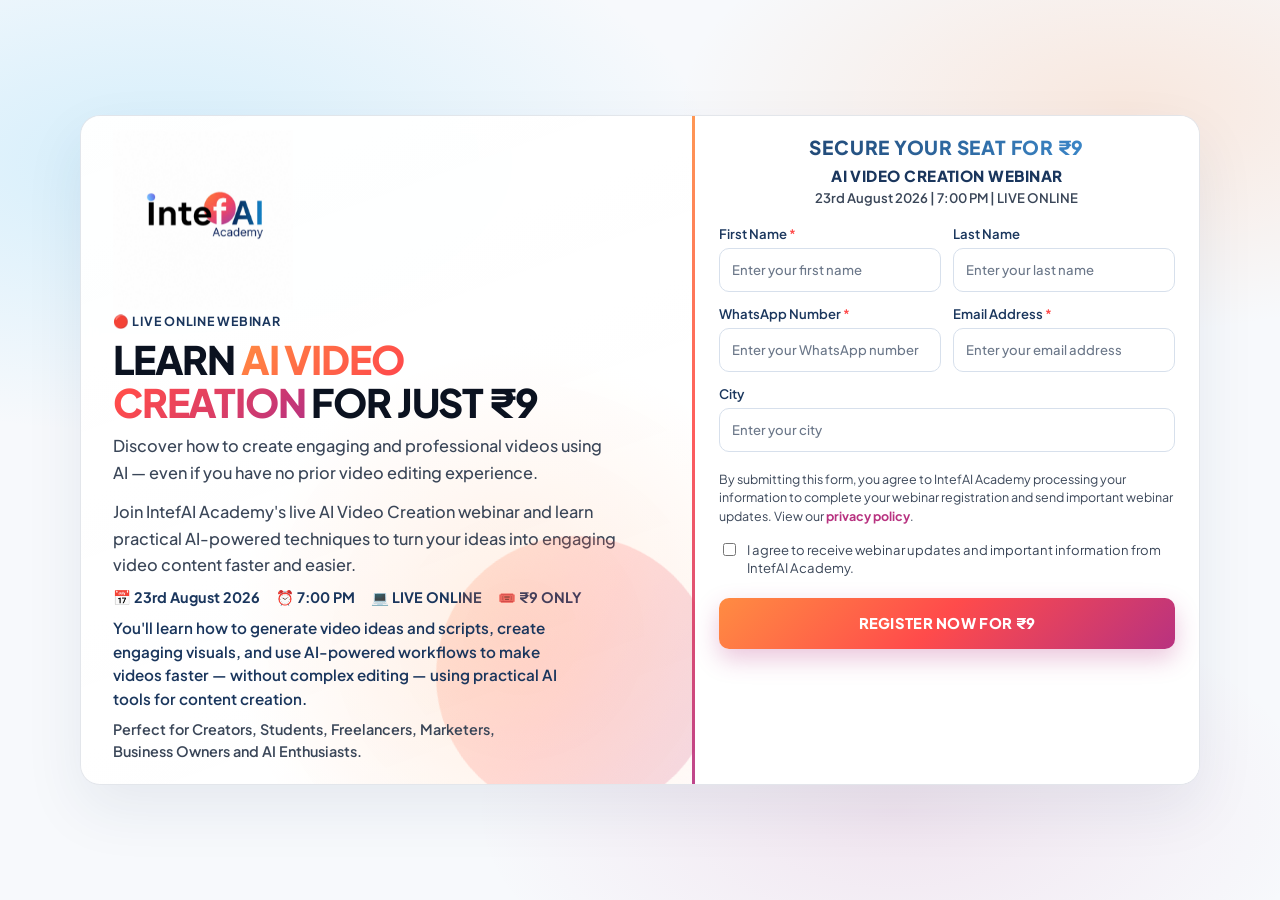
<file: index.html>
<!DOCTYPE html>
<html lang="en">
<head>
  <meta charset="UTF-8" />
  <meta name="viewport" content="width=device-width, initial-scale=1.0" />
  <title>IntefAI Academy | AI Video Creation Webinar</title>
  <link rel="preconnect" href="https://fonts.googleapis.com" />
  <link rel="preconnect" href="https://fonts.gstatic.com" crossorigin />
  <link href="https://fonts.googleapis.com/css2?family=Plus+Jakarta+Sans:wght@400;500;600;700;800&display=swap" rel="stylesheet" />
  <link rel="stylesheet" href="styles.css" />
  <!-- Meta Pixel Code -->
  <script>
  !function(f,b,e,v,n,t,s)
  {if(f.fbq)return;n=f.fbq=function(){n.callMethod?
  n.callMethod.apply(n,arguments):n.queue.push(arguments)};
  if(!f._fbq)f._fbq=n;n.push=n;n.loaded=!0;n.version='2.0';
  n.queue=[];t=b.createElement(e);t.async=!0;
  t.src=v;s=b.getElementsByTagName(e)[0];
  s.parentNode.insertBefore(t,s)}(window, document,'script',
  'https://connect.facebook.net/en_US/fbevents.js');
  fbq('init', '2176493736542744');
  fbq('track', 'PageView');
  </script>
  <noscript><img height="1" width="1" style="display:none"
  src="https://www.facebook.com/tr?id=2176493736542744&ev=PageView&noscript=1"
  /></noscript>
  <!-- End Meta Pixel Code -->
</head>
<body>
  <main class="page">
    <section class="hero" aria-label="Webinar registration">
      <div class="hero-content">
        <img
          class="logo"
          src="assets/intefai-logo.png"
          alt="IntefAI Academy"
          width="220"
          height="72"
        />

        <p class="live-label">🔴 LIVE ONLINE WEBINAR</p>

        <h1 class="headline">
          Learn
          <span class="accent">AI video creation</span>
          for just ₹9
        </h1>

        <div class="subcopy">
          <p>
            Discover how to create engaging and professional videos using AI —
            even if you have no prior video editing experience.
          </p>
          <p>
            Join IntefAI Academy's live AI Video Creation webinar and learn
            practical AI-powered techniques to turn your ideas into engaging
            video content faster and easier.
          </p>
        </div>

        <ul class="event-meta">
          <li>📅 23rd August 2026</li>
          <li>⏰ 7:00 PM</li>
          <li>💻 LIVE ONLINE</li>
          <li>🎟️ ₹9 ONLY</li>
        </ul>

        <p class="learn-summary">
          You'll learn how to generate video ideas and scripts, create engaging
          visuals, and use AI-powered workflows to make videos faster — without
          complex editing — using practical AI tools for content creation.
        </p>

        <p class="audience">
          Perfect for Creators, Students, Freelancers, Marketers, Business
          Owners and AI Enthusiasts.
        </p>
      </div>

      <div class="divider" aria-hidden="true"></div>

      <aside class="form-panel">
        <h2 class="form-title">Secure your seat for ₹9</h2>
        <p class="form-event-name">AI Video Creation Webinar</p>
        <p class="form-event-meta">23rd August 2026 | 7:00 PM | LIVE ONLINE</p>

        <form class="lead-form" id="lead-form" novalidate>
          <div class="field-grid">
            <label class="field">
              <span>First Name <em>*</em></span>
              <input
                type="text"
                name="firstName"
                placeholder="Enter your first name"
                required
                autocomplete="given-name"
              />
            </label>

            <label class="field">
              <span>Last Name</span>
              <input
                type="text"
                name="lastName"
                placeholder="Enter your last name"
                autocomplete="family-name"
              />
            </label>

            <label class="field">
              <span>WhatsApp Number <em>*</em></span>
              <input
                type="tel"
                name="whatsapp"
                placeholder="Enter your WhatsApp number"
                required
                autocomplete="tel"
              />
            </label>

            <label class="field">
              <span>Email Address <em>*</em></span>
              <input
                type="email"
                name="email"
                placeholder="Enter your email address"
                required
                autocomplete="email"
              />
            </label>

            <label class="field field-full">
              <span>City</span>
              <input
                type="text"
                name="city"
                placeholder="Enter your city"
                autocomplete="address-level2"
              />
            </label>
          </div>

          <p class="privacy">
            By submitting this form, you agree to IntefAI Academy processing
            your information to complete your webinar registration and send
            important webinar updates. View our
            <a href="#">privacy policy</a>.
          </p>

          <label class="consent">
            <input type="checkbox" name="consent" />
            <span>I agree to receive webinar updates and important information from IntefAI Academy.</span>
          </label>

          <button type="button" class="cta" id="register-btn">
            Register now for ₹9
          </button>

          <p class="form-status" id="form-status" role="status" aria-live="polite" hidden></p>
        </form>
      </aside>
    </section>
  </main>

  <script src="https://checkout.razorpay.com/v1/checkout.js" defer></script>
  <script src="config.js?v=6"></script>
  <script src="script.js?v=6" defer></script>
</body>
</html>
</file>
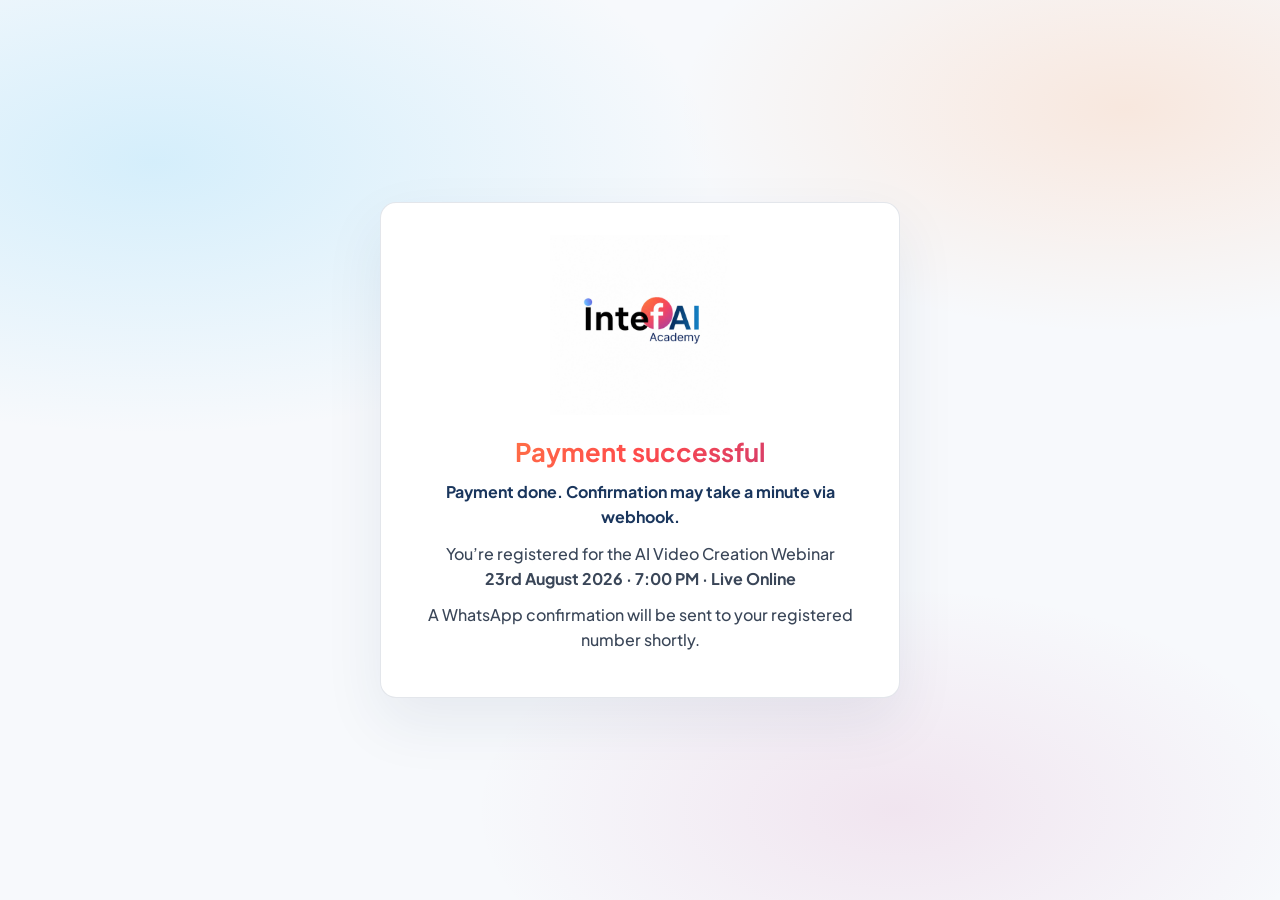
<file: payment-success.html>
<!DOCTYPE html>
<html lang="en">
<head>
  <meta charset="UTF-8" />
  <meta name="viewport" content="width=device-width, initial-scale=1.0" />
  <title>Payment Successful | IntefAI Academy</title>
  <link rel="preconnect" href="https://fonts.googleapis.com" />
  <link rel="preconnect" href="https://fonts.gstatic.com" crossorigin />
  <link href="https://fonts.googleapis.com/css2?family=Plus+Jakarta+Sans:wght@500;700;800&display=swap" rel="stylesheet" />
  <link rel="stylesheet" href="styles.css" />
  <!-- Meta Pixel Code -->
  <script>
  !function(f,b,e,v,n,t,s)
  {if(f.fbq)return;n=f.fbq=function(){n.callMethod?
  n.callMethod.apply(n,arguments):n.queue.push(arguments)};
  if(!f._fbq)f._fbq=n;n.push=n;n.loaded=!0;n.version='2.0';
  n.queue=[];t=b.createElement(e);t.async=!0;
  t.src=v;s=b.getElementsByTagName(e)[0];
  s.parentNode.insertBefore(t,s)}(window, document,'script',
  'https://connect.facebook.net/en_US/fbevents.js');
  fbq('init', '2176493736542744');
  fbq('track', 'PageView');
  </script>
  <noscript><img height="1" width="1" style="display:none"
  src="https://www.facebook.com/tr?id=2176493736542744&ev=PageView&noscript=1"
  /></noscript>
  <!-- End Meta Pixel Code -->
  <style>
    .success-wrap {
      min-height: 100vh;
      display: grid;
      place-items: center;
      padding: 1.5rem;
      text-align: center;
    }
    .success-card {
      width: min(520px, 100%);
      background: #fff;
      border: 1px solid rgba(26, 54, 93, 0.12);
      border-radius: 16px;
      padding: 2rem 1.5rem;
      box-shadow: 0 24px 60px rgba(26, 54, 93, 0.08);
    }
    .success-card h1 {
      margin: 0 0 0.75rem;
      font-size: 1.6rem;
      background: linear-gradient(135deg, #ff8c42, #ff4b4b, #b83280);
      -webkit-background-clip: text;
      background-clip: text;
      color: transparent;
    }
    .success-card p {
      margin: 0 0 0.75rem;
      color: #3a4658;
      line-height: 1.55;
      font-weight: 500;
    }
    .success-card .ok {
      color: #1a365d;
      font-weight: 700;
    }
  </style>
</head>
<body>
  <main class="success-wrap">
    <div class="success-card">
      <img src="assets/intefai-logo.png" alt="IntefAI Academy" width="180" style="height:auto;margin-bottom:1rem;" />
      <h1>Payment successful</h1>
      <p class="ok" id="status">Confirming your registration…</p>
      <p>
        You’re registered for the AI Video Creation Webinar<br />
        <strong>23rd August 2026 · 7:00 PM · Live Online</strong>
      </p>
      <p>A WhatsApp confirmation will be sent to your registered number shortly.</p>
    </div>
  </main>

  <script src="config.js"></script>
  <script>
    (async function () {
      const statusEl = document.getElementById("status");
      const params = new URLSearchParams(window.location.search);
      const lead = JSON.parse(sessionStorage.getItem("intefai_lead") || "{}");

      const paymentId =
        params.get("razorpay_payment_id") ||
        params.get("payment_id") ||
        "";
      const linkStatus = (
        params.get("razorpay_payment_link_status") ||
        params.get("status") ||
        ""
      ).toLowerCase();

      // If Razorpay explicitly says not paid, stop.
      if (linkStatus && linkStatus !== "paid" && linkStatus !== "captured") {
        statusEl.textContent = "Payment not completed yet.";
        return;
      }

      const cfg = window.INTEFAI_CONFIG || {};
      if (!cfg.GOOGLE_SCRIPT_URL) {
        statusEl.textContent = "Payment received. (Sheet sync URL missing)";
        return;
      }

      // If no lead in session (different browser), still try with query email if any
      const email = lead.email || params.get("email") || "";
      const whatsapp = lead.whatsapp || params.get("contact") || "";

      try {
        await fetch(cfg.GOOGLE_SCRIPT_URL, {
          method: "POST",
          headers: { "Content-Type": "text/plain;charset=utf-8" },
          body: JSON.stringify({
            action: "payment_success",
            email: email,
            whatsapp: whatsapp,
            name: [lead.firstName, lead.lastName].filter(Boolean).join(" "),
            paymentId: paymentId,
          }),
        });
        statusEl.textContent = "Registration confirmed. See you in the webinar!";
        try {
          if (typeof fbq === "function") {
            fbq("track", "Purchase", {
              value: 9.0,
              currency: "INR",
              content_name: "AI Video Creation Webinar",
            });
            fbq("track", "CompleteRegistration", {
              content_name: "AI Video Creation Webinar",
              status: true,
            });
          }
        } catch (pixelErr) {}
      } catch (err) {
        statusEl.textContent =
          "Payment done. Confirmation may take a minute via webhook.";
        try {
          if (typeof fbq === "function") {
            fbq("track", "Purchase", {
              value: 9.0,
              currency: "INR",
              content_name: "AI Video Creation Webinar",
            });
          }
        } catch (pixelErr) {}
      }
    })();
  </script>
</body>
</html>
</file>
<file: styles.css>
:root {
  --bg: #f7f9fc;
  --surface: #ffffff;
  --ink: #0b1220;
  --ink-soft: #3a4658;
  --navy: #1a365d;
  --sky: #4299e1;
  --cyan: #38bdf8;
  --orange: #ff8c42;
  --coral: #ff4b4b;
  --magenta: #b83280;
  --line: rgba(26, 54, 93, 0.12);
  --field-border: #d7e0ec;
  --shadow: 0 24px 60px rgba(26, 54, 93, 0.08);
  --radius: 10px;
  --font: "Plus Jakarta Sans", system-ui, sans-serif;
  --accent-gradient: linear-gradient(135deg, var(--orange) 0%, var(--coral) 48%, var(--magenta) 100%);
  --blue-gradient: linear-gradient(90deg, var(--navy) 0%, var(--sky) 100%);
}

*,
*::before,
*::after {
  box-sizing: border-box;
}

html,
body {
  margin: 0;
  min-height: 100%;
}

body {
  font-family: var(--font);
  color: var(--ink);
  background:
    radial-gradient(ellipse 80% 55% at 12% 18%, rgba(56, 189, 248, 0.18), transparent 55%),
    radial-gradient(ellipse 70% 50% at 88% 12%, rgba(255, 140, 66, 0.16), transparent 50%),
    radial-gradient(ellipse 60% 45% at 70% 90%, rgba(184, 50, 128, 0.1), transparent 55%),
    var(--bg);
  -webkit-font-smoothing: antialiased;
}

.page {
  min-height: 100vh;
  display: grid;
  place-items: center;
  padding: 0.65rem 1rem;
}

.hero {
  width: min(1120px, 100%);
  display: grid;
  grid-template-columns: 1.15fr auto 0.95fr;
  gap: 0;
  background: color-mix(in srgb, var(--surface) 92%, transparent);
  border: 1px solid var(--line);
  border-radius: 20px;
  box-shadow: var(--shadow);
  overflow: hidden;
  backdrop-filter: blur(8px);
  animation: rise 0.7s ease both;
}

.hero-content {
  position: relative;
  padding: 0.85rem 2rem 1.35rem;
  display: flex;
  flex-direction: column;
  justify-content: flex-start;
  gap: 0.55rem;
  background:
    linear-gradient(160deg, rgba(255, 255, 255, 0.55), rgba(255, 255, 255, 0.2)),
    radial-gradient(circle at 72% 78%, rgba(255, 140, 66, 0.22), transparent 42%);
}

.hero-content::after {
  content: "";
  position: absolute;
  right: -1.5rem;
  bottom: -2rem;
  width: min(280px, 55%);
  aspect-ratio: 1;
  border-radius: 50%;
  background: var(--accent-gradient);
  opacity: 0.18;
  transform: rotate(-18deg);
  pointer-events: none;
  animation: float 7s ease-in-out infinite;
}

.logo {
  width: min(180px, 58%);
  height: auto;
  display: block;
  margin-bottom: -0.35rem;
  animation: fade-in 0.8s ease both;
}

.live-label {
  margin: 0;
  font-size: 0.78rem;
  font-weight: 700;
  letter-spacing: 0.06em;
  text-transform: uppercase;
  color: var(--navy);
  animation: fade-up 0.75s ease 0.05s both;
}

.headline {
  margin: 0;
  max-width: 18ch;
  font-size: clamp(1.75rem, 3.2vw, 2.45rem);
  line-height: 1.1;
  letter-spacing: -0.03em;
  font-weight: 800;
  text-transform: uppercase;
  color: var(--ink);
  animation: fade-up 0.75s ease 0.1s both;
}

.headline .accent {
  display: inline;
  background: var(--accent-gradient);
  -webkit-background-clip: text;
  background-clip: text;
  color: transparent;
}

.subcopy {
  margin: 0;
  max-width: 42ch;
  font-size: 1.02rem;
  line-height: 1.65;
  color: var(--ink-soft);
  font-weight: 500;
  animation: fade-up 0.75s ease 0.2s both;
}

.subcopy p {
  margin: 0 0 0.75rem;
}

.subcopy p:last-child {
  margin-bottom: 0;
}

.event-meta {
  margin: 0;
  padding: 0;
  list-style: none;
  display: flex;
  flex-wrap: wrap;
  gap: 0.55rem 1rem;
  font-size: 0.9rem;
  font-weight: 700;
  color: var(--navy);
  animation: fade-up 0.75s ease 0.25s both;
}

.learn-summary {
  position: relative;
  z-index: 1;
  margin: 0;
  max-width: 42ch;
  font-size: 0.95rem;
  line-height: 1.55;
  font-weight: 600;
  color: var(--navy);
  animation: fade-up 0.75s ease 0.3s both;
}

.audience {
  position: relative;
  z-index: 1;
  margin: 0;
  max-width: 42ch;
  font-size: 0.9rem;
  line-height: 1.5;
  font-weight: 600;
  color: var(--ink-soft);
  animation: fade-up 0.75s ease 0.35s both;
}

.divider {
  width: 3px;
  background: var(--accent-gradient);
  opacity: 0.9;
}

.form-panel {
  padding: 1.15rem 1.5rem 1.4rem;
  background: var(--surface);
  animation: fade-in 0.8s ease 0.15s both;
}

.form-title {
  margin: 0 0 0.45rem;
  text-align: center;
  font-size: clamp(1.05rem, 1.8vw, 1.2rem);
  font-weight: 800;
  letter-spacing: 0.04em;
  text-transform: uppercase;
  background: var(--blue-gradient);
  -webkit-background-clip: text;
  background-clip: text;
  color: transparent;
}

.form-event-name {
  margin: 0 0 0.25rem;
  text-align: center;
  font-size: 0.95rem;
  font-weight: 800;
  letter-spacing: 0.03em;
  text-transform: uppercase;
  color: var(--navy);
}

.form-event-meta {
  margin: 0 0 1.2rem;
  text-align: center;
  font-size: 0.82rem;
  font-weight: 600;
  color: var(--ink-soft);
}

.lead-form {
  display: flex;
  flex-direction: column;
  gap: 0.95rem;
}

.field-grid {
  display: grid;
  grid-template-columns: 1fr 1fr;
  gap: 0.85rem 0.75rem;
}

.field {
  display: flex;
  flex-direction: column;
  gap: 0.35rem;
  font-size: 0.82rem;
  font-weight: 600;
  color: var(--navy);
}

.field.field-full {
  grid-column: 1 / -1;
}

.field em {
  font-style: normal;
  color: var(--coral);
}

.field input {
  width: 100%;
  height: 44px;
  padding: 0 0.75rem;
  border: 1px solid var(--field-border);
  border-radius: var(--radius);
  background: #fff;
  color: var(--ink);
  font: inherit;
  font-weight: 500;
  outline: none;
  transition: border-color 0.2s ease, box-shadow 0.2s ease;
}

.field input::placeholder {
  color: #6b7789;
  font-weight: 500;
}

.field input:focus {
  border-color: var(--sky);
  box-shadow: 0 0 0 3px rgba(66, 153, 225, 0.2);
}

.privacy {
  margin: 0.15rem 0 0;
  font-size: 0.78rem;
  line-height: 1.5;
  color: var(--ink-soft);
}

.privacy a {
  color: var(--magenta);
  font-weight: 700;
  text-decoration: none;
}

.privacy a:hover {
  text-decoration: underline;
}

.consent {
  display: flex;
  align-items: flex-start;
  gap: 0.55rem;
  font-size: 0.82rem;
  line-height: 1.4;
  color: var(--ink-soft);
  cursor: pointer;
}

.consent input {
  margin-top: 0.15rem;
  accent-color: var(--magenta);
}

.cta {
  margin-top: 0.35rem;
  width: 100%;
  border: 0;
  border-radius: var(--radius);
  padding: 0.95rem 1rem;
  background: var(--accent-gradient);
  color: #fff;
  font: inherit;
  font-size: 0.92rem;
  font-weight: 800;
  letter-spacing: 0.02em;
  text-transform: uppercase;
  line-height: 1.35;
  cursor: pointer;
  transition: transform 0.2s ease, filter 0.2s ease, box-shadow 0.2s ease;
  box-shadow: 0 10px 24px rgba(184, 50, 128, 0.28);
}

.cta:hover {
  filter: brightness(1.05);
  transform: translateY(-1px);
}

.cta:active {
  transform: translateY(0);
}

.form-status {
  margin: 0;
  text-align: center;
  font-size: 0.85rem;
  font-weight: 600;
  color: var(--navy);
}

@keyframes rise {
  from {
    opacity: 0;
    transform: translateY(12px);
  }
  to {
    opacity: 1;
    transform: translateY(0);
  }
}

@keyframes fade-in {
  from { opacity: 0; }
  to { opacity: 1; }
}

@keyframes fade-up {
  from {
    opacity: 0;
    transform: translateY(10px);
  }
  to {
    opacity: 1;
    transform: translateY(0);
  }
}

@keyframes float {
  0%, 100% { transform: rotate(-18deg) translateY(0); }
  50% { transform: rotate(-18deg) translateY(-10px); }
}

@media (max-width: 900px) {
  .hero {
    grid-template-columns: 1fr;
  }

  .divider {
    width: 100%;
    height: 3px;
  }

  .hero-content,
  .form-panel {
    padding: 1.6rem 1.25rem;
  }

  .headline {
    max-width: none;
  }
}

@media (max-width: 560px) {
  .page {
    padding: 1rem 0.85rem;
  }

  .field-grid {
    grid-template-columns: 1fr;
  }

  .field.field-full {
    grid-column: auto;
  }

  .field input {
    font-size: 16px;
  }
}
</file>
